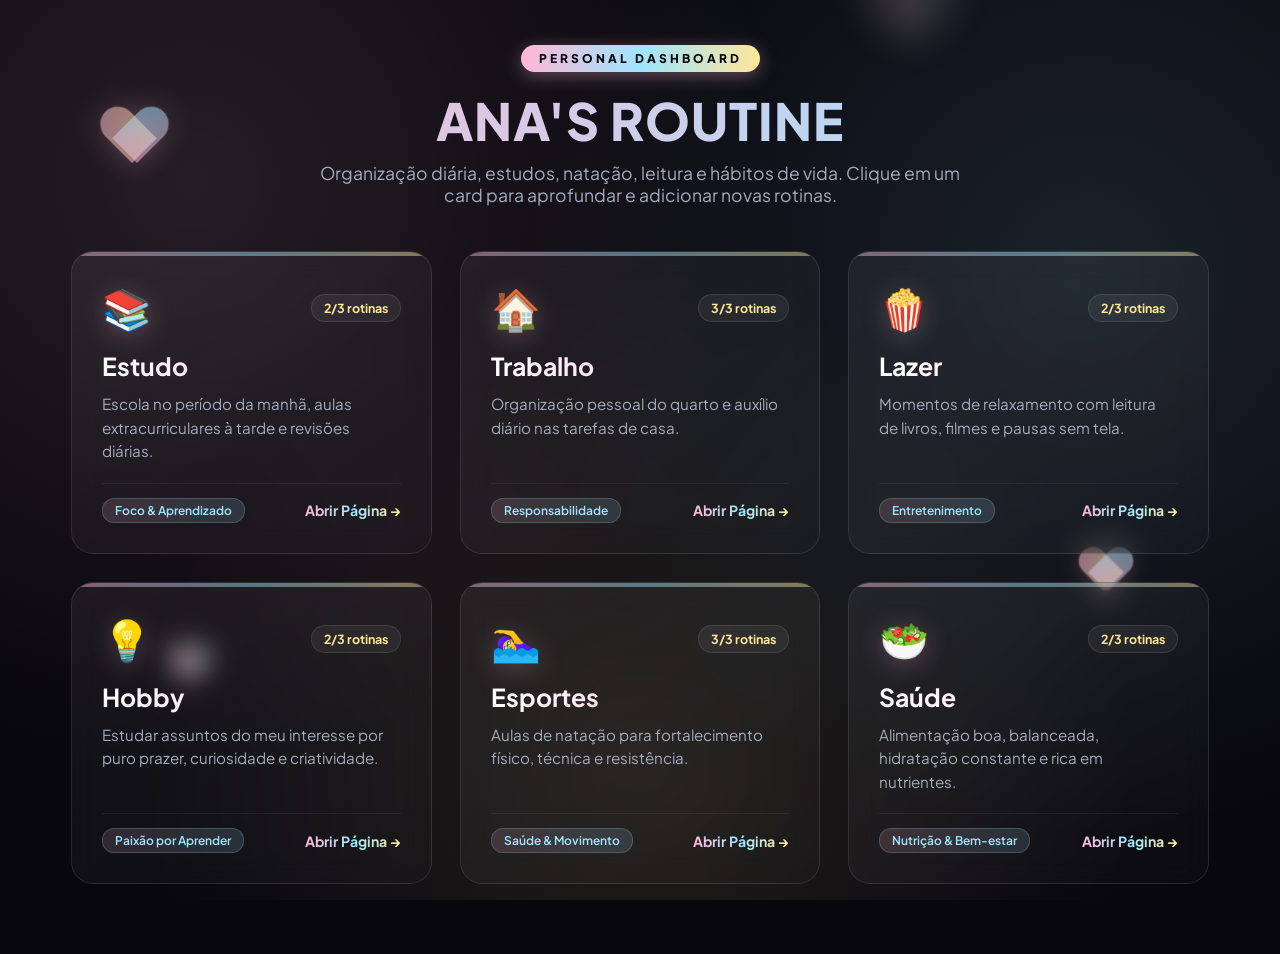
<file: index.html>
<!DOCTYPE html>
<html lang="pt-BR">
<head>
    <meta charset="UTF-8">
    <meta name="viewport" content="width=device-width, initial-scale=1.0">
    <title>Ana's Routine — 3D Organizer</title>
    <link rel="stylesheet" href="style.css">
    <link rel="preconnect" href="https://fonts.googleapis.com">
    <link rel="preconnect" href="https://fonts.gstatic.com" crossorigin>
    <link href="https://fonts.googleapis.com/css2?family=Plus+Jakarta+Sans:wght@300;400;600;800&display=swap" rel="stylesheet">
</head>
<body>

    <!-- Fundo 3D Interativo com Corações Flutuantes -->
    <div class="bg-3d-scene">
        <div class="shape shape-heart heart-1">
            <div class="heart-3d">
                <div class="heart-left"></div>
                <div class="heart-right"></div>
            </div>
        </div>
        <div class="shape shape-heart heart-2">
            <div class="heart-3d">
                <div class="heart-left"></div>
                <div class="heart-right"></div>
            </div>
        </div>
        <div class="shape shape-heart heart-3">
            <div class="heart-3d">
                <div class="heart-left"></div>
                <div class="heart-right"></div>
            </div>
        </div>
        <div class="shape shape-heart heart-4">
            <div class="heart-3d">
                <div class="heart-left"></div>
                <div class="heart-right"></div>
            </div>
        </div>
    </div>

    <!-- Conteúdo Principal -->
    <main class="container">
        <header class="header">
            <span class="badge">PERSONAL DASHBOARD</span>
            <h1 class="title">Ana's Routine</h1>
            <p class="subtitle">Organização diária, estudos, natação, leitura e hábitos de vida. Clique em um card para aprofundar e adicionar novas rotinas.</p>
        </header>

        <section class="grid-cards">
            <!-- Card Estudo -->
            <a href="estudo.html" class="card">
                <div class="card-top">
                    <div class="card-icon">📚</div>
                    <span class="card-count" id="count-estudo">3 rotinas</span>
                </div>
                <h3>Estudo</h3>
                <p>Escola no período da manhã, aulas extracurriculares à tarde e revisões diárias.</p>
                <div class="card-footer">
                    <span class="card-tag">Foco & Aprendizado</span>
                    <span class="btn-details">Abrir Página →</span>
                </div>
            </a>

            <!-- Card Trabalho -->
            <a href="trabalho.html" class="card">
                <div class="card-top">
                    <div class="card-icon">🏠</div>
                    <span class="card-count" id="count-trabalho">3 rotinas</span>
                </div>
                <h3>Trabalho</h3>
                <p>Organização pessoal do quarto e auxílio diário nas tarefas de casa.</p>
                <div class="card-footer">
                    <span class="card-tag">Responsabilidade</span>
                    <span class="btn-details">Abrir Página →</span>
                </div>
            </a>

            <!-- Card Lazer -->
            <a href="lazer.html" class="card">
                <div class="card-top">
                    <div class="card-icon">🍿</div>
                    <span class="card-count" id="count-lazer">3 rotinas</span>
                </div>
                <h3>Lazer</h3>
                <p>Momentos de relaxamento com leitura de livros, filmes e pausas sem tela.</p>
                <div class="card-footer">
                    <span class="card-tag">Entretenimento</span>
                    <span class="btn-details">Abrir Página →</span>
                </div>
            </a>

            <!-- Card Hobby -->
            <a href="hobby.html" class="card">
                <div class="card-top">
                    <div class="card-icon">💡</div>
                    <span class="card-count" id="count-hobby">3 rotinas</span>
                </div>
                <h3>Hobby</h3>
                <p>Estudar assuntos do meu interesse por puro prazer, curiosidade e criatividade.</p>
                <div class="card-footer">
                    <span class="card-tag">Paixão por Aprender</span>
                    <span class="btn-details">Abrir Página →</span>
                </div>
            </a>

            <!-- Card Esportes -->
            <a href="esportes.html" class="card">
                <div class="card-top">
                    <div class="card-icon">🏊‍♀️</div>
                    <span class="card-count" id="count-esportes">3 rotinas</span>
                </div>
                <h3>Esportes</h3>
                <p>Aulas de natação para fortalecimento físico, técnica e resistência.</p>
                <div class="card-footer">
                    <span class="card-tag">Saúde & Movimento</span>
                    <span class="btn-details">Abrir Página →</span>
                </div>
            </a>

            <!-- Card Saúde -->
            <a href="saude.html" class="card">
                <div class="card-top">
                    <div class="card-icon">🥗</div>
                    <span class="card-count" id="count-saude">3 rotinas</span>
                </div>
                <h3>Saúde</h3>
                <p>Alimentação boa, balanceada, hidratação constante e rica em nutrientes.</p>
                <div class="card-footer">
                    <span class="card-tag">Nutrição & Bem-estar</span>
                    <span class="btn-details">Abrir Página →</span>
                </div>
            </a>
        </section>
    </main>

    <script src="routine.js"></script>
    <script>
        document.addEventListener('DOMContentLoaded', updateDashboardCounts);
    </script>
</body>
</html>
</file>
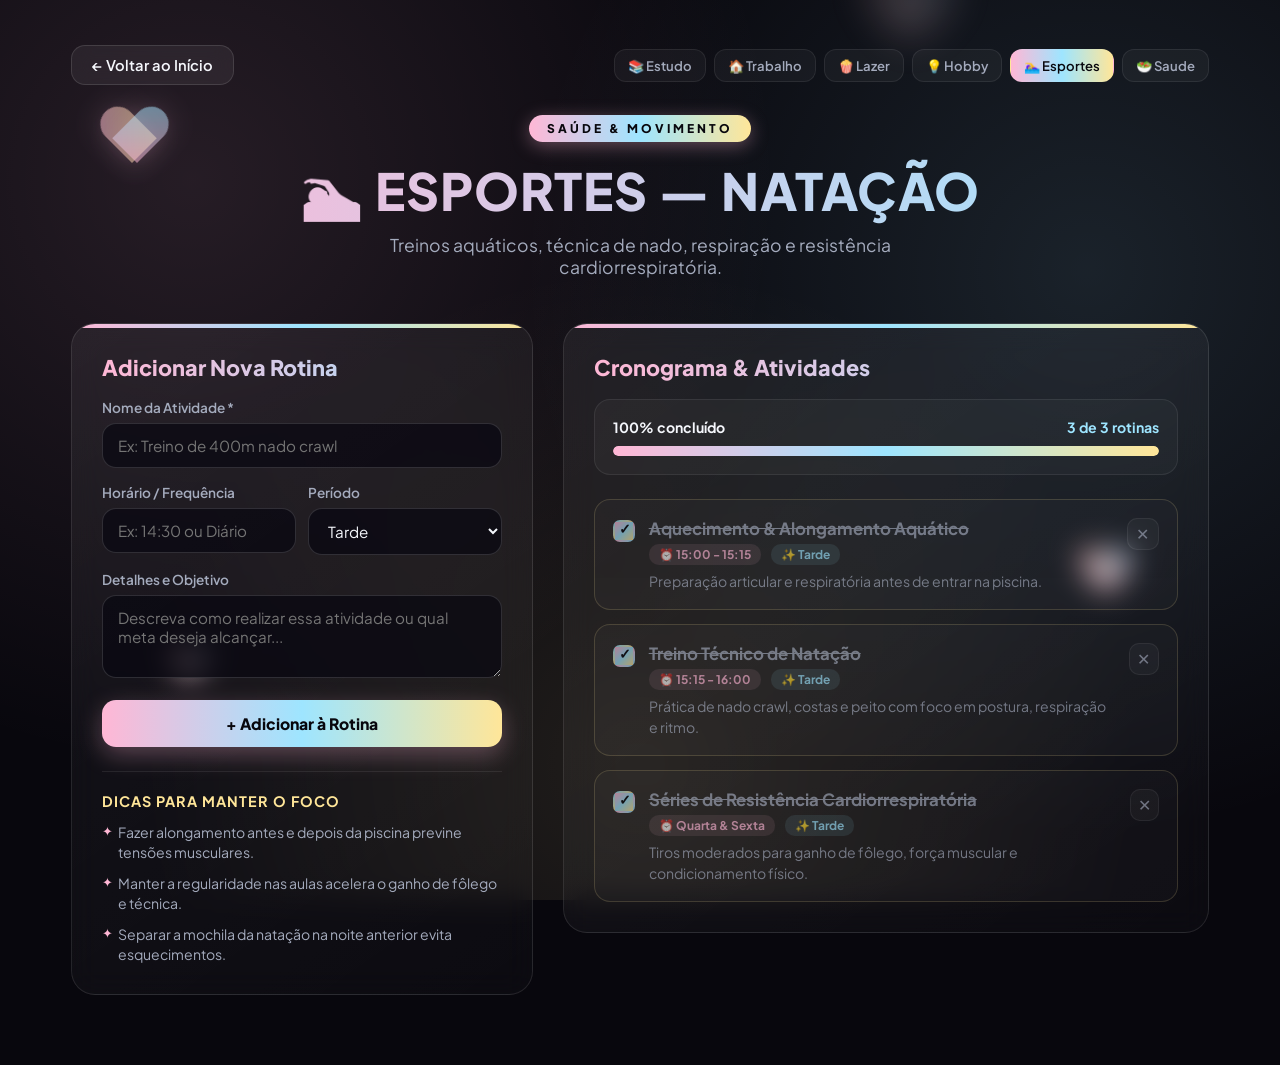
<file: esportes.html>
<!DOCTYPE html>
<html lang="pt-BR">
<head>
    <meta charset="UTF-8">
    <meta name="viewport" content="width=device-width, initial-scale=1.0">
    <title>Esportes — Natação — Ana's Routine</title>
    <link rel="stylesheet" href="style.css">
    <link rel="preconnect" href="https://fonts.googleapis.com">
    <link rel="preconnect" href="https://fonts.gstatic.com" crossorigin>
    <link href="https://fonts.googleapis.com/css2?family=Plus+Jakarta+Sans:wght@300;400;600;800&display=swap" rel="stylesheet">
</head>
<body>

    <!-- Fundo 3D Interativo com Corações Flutuantes -->
    <div class="bg-3d-scene">
        <div class="shape shape-heart heart-1">
            <div class="heart-3d">
                <div class="heart-left"></div>
                <div class="heart-right"></div>
            </div>
        </div>
        <div class="shape shape-heart heart-2">
            <div class="heart-3d">
                <div class="heart-left"></div>
                <div class="heart-right"></div>
            </div>
        </div>
        <div class="shape shape-heart heart-3">
            <div class="heart-3d">
                <div class="heart-left"></div>
                <div class="heart-right"></div>
            </div>
        </div>
        <div class="shape shape-heart heart-4">
            <div class="heart-3d">
                <div class="heart-left"></div>
                <div class="heart-right"></div>
            </div>
        </div>
    </div>

    <main class="container">
        <!-- Navegação Superior -->
        <nav class="top-nav">
            <a href="index.html" class="btn-back">← Voltar ao Início</a>
            <div class="quick-nav">
                <a href="estudo.html" class="">📚 Estudo</a>
                <a href="trabalho.html" class="">🏠 Trabalho</a>
                <a href="lazer.html" class="">🍿 Lazer</a>
                <a href="hobby.html" class="">💡 Hobby</a>
                <a href="esportes.html" class="active">🏊‍♀️ Esportes</a>
                <a href="saude.html" class="">🥗 Saude</a>
            </div>
        </nav>

        <!-- Cabeçalho da Categoria -->
        <header class="header">
            <span class="badge">SAÚDE & MOVIMENTO</span>
            <h1 class="title">🏊‍♀️ Esportes — Natação</h1>
            <p class="subtitle">Treinos aquáticos, técnica de nado, respiração e resistência cardiorrespiratória.</p>
        </header>

        <!-- Grid Principal: Adicionar Rotina + Lista Detalhada -->
        <section class="detail-grid">
            <!-- Painel Esquerdo: Formulário -->
            <div class="glass-panel">
                <h2 class="panel-title">Adicionar Nova Rotina</h2>
                <form class="routine-form" id="addRoutineForm">
                    <div class="form-group">
                        <label for="routineTitle">Nome da Atividade *</label>
                        <input type="text" id="routineTitle" placeholder="Ex: Treino de 400m nado crawl" required>
                    </div>

                    <div class="form-row">
                        <div class="form-group">
                            <label for="routineTime">Horário / Frequência</label>
                            <input type="text" id="routineTime" placeholder="Ex: 14:30 ou Diário">
                        </div>
                        <div class="form-group">
                            <label for="routinePeriod">Período</label>
                            <select id="routinePeriod">
                                <option value="Manhã">Manhã</option>
                                <option value="Tarde" selected>Tarde</option>
                                <option value="Fim de Tarde">Fim de Tarde</option>
                                <option value="Noite">Noite</option>
                                <option value="Fim de Semana">Fim de Semana</option>
                            </select>
                        </div>
                    </div>

                    <div class="form-group">
                        <label for="routineDesc">Detalhes e Objetivo</label>
                        <textarea id="routineDesc" rows="3" placeholder="Descreva como realizar essa atividade ou qual meta deseja alcançar..."></textarea>
                    </div>

                    <button type="submit" class="btn-gradient">+ Adicionar à Rotina</button>
                </form>

                <div class="highlights-box">
                    <h4>Dicas para manter o foco</h4>
                    <ul class="highlights-list">
                        <li>Fazer alongamento antes e depois da piscina previne tensões musculares.</li>
                        <li>Manter a regularidade nas aulas acelera o ganho de fôlego e técnica.</li>
                        <li>Separar a mochila da natação na noite anterior evita esquecimentos.</li>
                    </ul>
                </div>
            </div>

            <!-- Painel Direito: Lista de Rotinas & Progresso -->
            <div class="glass-panel">
                <h2 class="panel-title">Cronograma & Atividades</h2>

                <div class="progress-box">
                    <div class="progress-header">
                        <span id="progressPercent">0% concluído</span>
                        <span id="progressCount" style="color: var(--grad-blue);">0 de 0 rotinas</span>
                    </div>
                    <div class="status-bar">
                        <div class="progress" id="progressFill" style="width: 0%;"></div>
                    </div>
                </div>

                <div class="routine-list" id="routineList">
                    <!-- Preenchido dinamicamente pelo routine.js -->
                </div>
            </div>
        </section>
    </main>

    <script src="routine.js"></script>
    <script>
        document.addEventListener('DOMContentLoaded', () => {
            initCategoryPage('esportes');
        });
    </script>
</body>
</html>
</file>
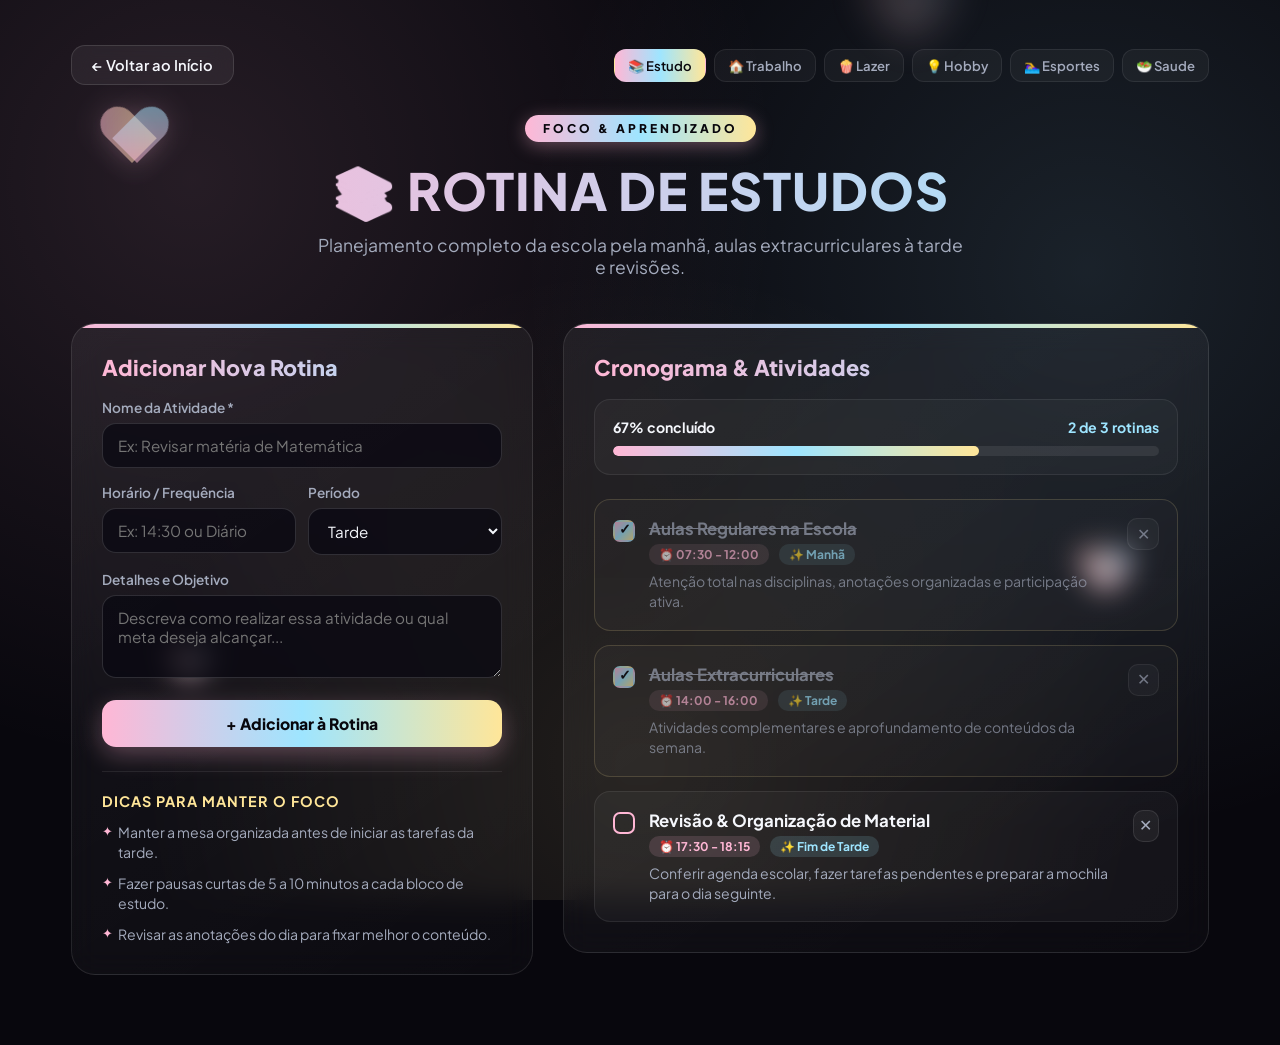
<file: estudo.html>
<!DOCTYPE html>
<html lang="pt-BR">
<head>
    <meta charset="UTF-8">
    <meta name="viewport" content="width=device-width, initial-scale=1.0">
    <title>Rotina de Estudos — Ana's Routine</title>
    <link rel="stylesheet" href="style.css">
    <link rel="preconnect" href="https://fonts.googleapis.com">
    <link rel="preconnect" href="https://fonts.gstatic.com" crossorigin>
    <link href="https://fonts.googleapis.com/css2?family=Plus+Jakarta+Sans:wght@300;400;600;800&display=swap" rel="stylesheet">
</head>
<body>

    <!-- Fundo 3D Interativo com Corações Flutuantes -->
    <div class="bg-3d-scene">
        <div class="shape shape-heart heart-1">
            <div class="heart-3d">
                <div class="heart-left"></div>
                <div class="heart-right"></div>
            </div>
        </div>
        <div class="shape shape-heart heart-2">
            <div class="heart-3d">
                <div class="heart-left"></div>
                <div class="heart-right"></div>
            </div>
        </div>
        <div class="shape shape-heart heart-3">
            <div class="heart-3d">
                <div class="heart-left"></div>
                <div class="heart-right"></div>
            </div>
        </div>
        <div class="shape shape-heart heart-4">
            <div class="heart-3d">
                <div class="heart-left"></div>
                <div class="heart-right"></div>
            </div>
        </div>
    </div>

    <main class="container">
        <!-- Navegação Superior -->
        <nav class="top-nav">
            <a href="index.html" class="btn-back">← Voltar ao Início</a>
            <div class="quick-nav">
                <a href="estudo.html" class="active">📚 Estudo</a>
                <a href="trabalho.html" class="">🏠 Trabalho</a>
                <a href="lazer.html" class="">🍿 Lazer</a>
                <a href="hobby.html" class="">💡 Hobby</a>
                <a href="esportes.html" class="">🏊‍♀️ Esportes</a>
                <a href="saude.html" class="">🥗 Saude</a>
            </div>
        </nav>

        <!-- Cabeçalho da Categoria -->
        <header class="header">
            <span class="badge">FOCO & APRENDIZADO</span>
            <h1 class="title">📚 Rotina de Estudos</h1>
            <p class="subtitle">Planejamento completo da escola pela manhã, aulas extracurriculares à tarde e revisões.</p>
        </header>

        <!-- Grid Principal: Adicionar Rotina + Lista Detalhada -->
        <section class="detail-grid">
            <!-- Painel Esquerdo: Formulário -->
            <div class="glass-panel">
                <h2 class="panel-title">Adicionar Nova Rotina</h2>
                <form class="routine-form" id="addRoutineForm">
                    <div class="form-group">
                        <label for="routineTitle">Nome da Atividade *</label>
                        <input type="text" id="routineTitle" placeholder="Ex: Revisar matéria de Matemática" required>
                    </div>

                    <div class="form-row">
                        <div class="form-group">
                            <label for="routineTime">Horário / Frequência</label>
                            <input type="text" id="routineTime" placeholder="Ex: 14:30 ou Diário">
                        </div>
                        <div class="form-group">
                            <label for="routinePeriod">Período</label>
                            <select id="routinePeriod">
                                <option value="Manhã">Manhã</option>
                                <option value="Tarde" selected>Tarde</option>
                                <option value="Fim de Tarde">Fim de Tarde</option>
                                <option value="Noite">Noite</option>
                                <option value="Fim de Semana">Fim de Semana</option>
                            </select>
                        </div>
                    </div>

                    <div class="form-group">
                        <label for="routineDesc">Detalhes e Objetivo</label>
                        <textarea id="routineDesc" rows="3" placeholder="Descreva como realizar essa atividade ou qual meta deseja alcançar..."></textarea>
                    </div>

                    <button type="submit" class="btn-gradient">+ Adicionar à Rotina</button>
                </form>

                <div class="highlights-box">
                    <h4>Dicas para manter o foco</h4>
                    <ul class="highlights-list">
                        <li>Manter a mesa organizada antes de iniciar as tarefas da tarde.</li>
                        <li>Fazer pausas curtas de 5 a 10 minutos a cada bloco de estudo.</li>
                        <li>Revisar as anotações do dia para fixar melhor o conteúdo.</li>
                    </ul>
                </div>
            </div>

            <!-- Painel Direito: Lista de Rotinas & Progresso -->
            <div class="glass-panel">
                <h2 class="panel-title">Cronograma & Atividades</h2>

                <div class="progress-box">
                    <div class="progress-header">
                        <span id="progressPercent">0% concluído</span>
                        <span id="progressCount" style="color: var(--grad-blue);">0 de 0 rotinas</span>
                    </div>
                    <div class="status-bar">
                        <div class="progress" id="progressFill" style="width: 0%;"></div>
                    </div>
                </div>

                <div class="routine-list" id="routineList">
                    <!-- Preenchido dinamicamente pelo routine.js -->
                </div>
            </div>
        </section>
    </main>

    <script src="routine.js"></script>
    <script>
        document.addEventListener('DOMContentLoaded', () => {
            initCategoryPage('estudo');
        });
    </script>
</body>
</html>
</file>
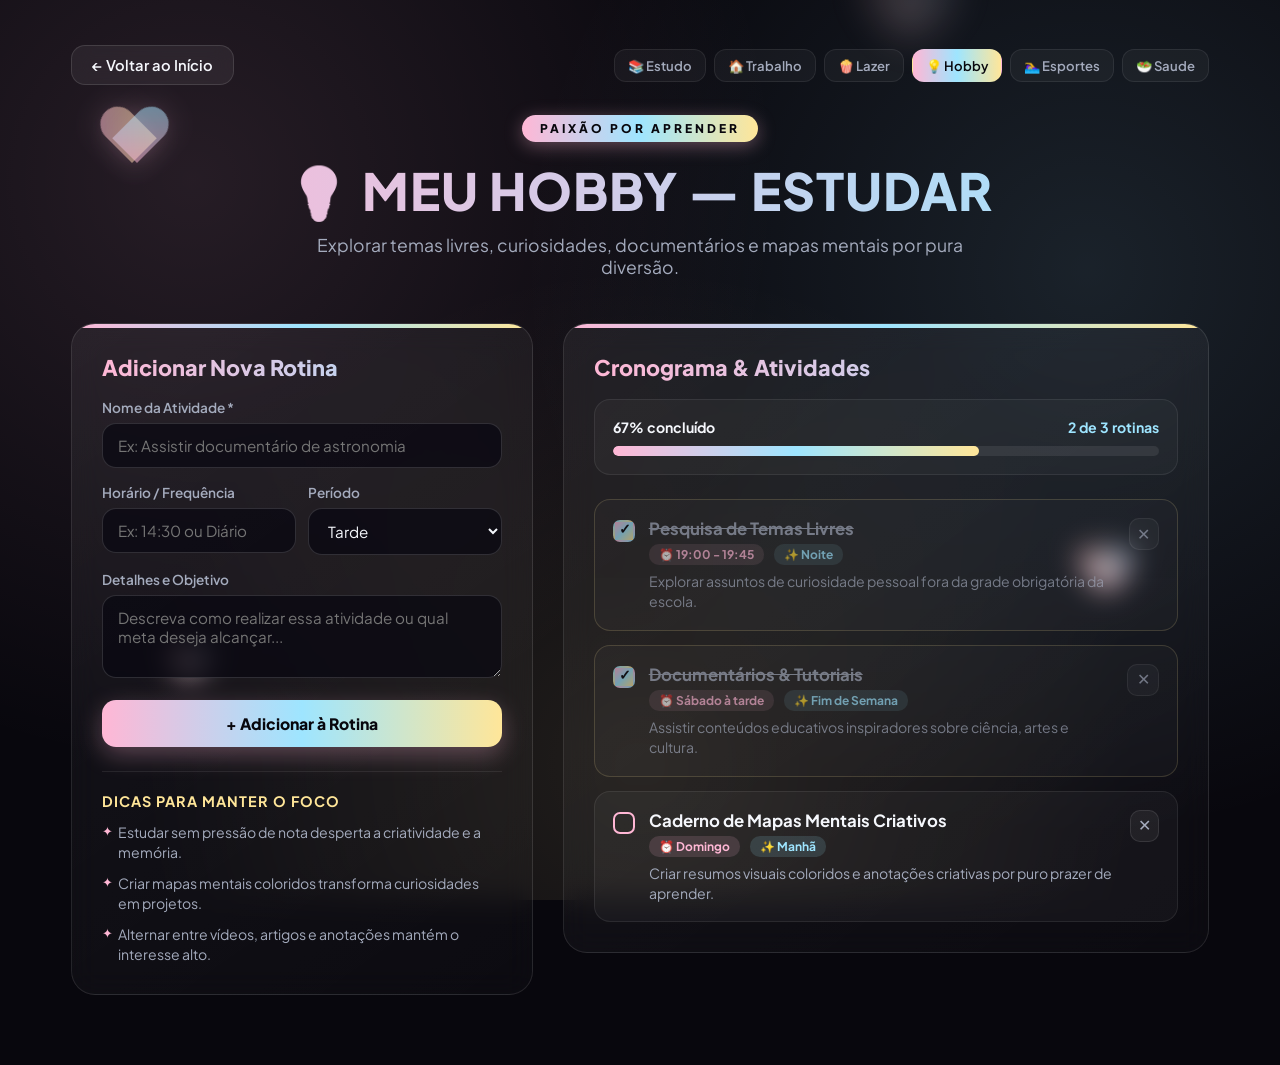
<file: hobby.html>
<!DOCTYPE html>
<html lang="pt-BR">
<head>
    <meta charset="UTF-8">
    <meta name="viewport" content="width=device-width, initial-scale=1.0">
    <title>Meu Hobby — Estudar — Ana's Routine</title>
    <link rel="stylesheet" href="style.css">
    <link rel="preconnect" href="https://fonts.googleapis.com">
    <link rel="preconnect" href="https://fonts.gstatic.com" crossorigin>
    <link href="https://fonts.googleapis.com/css2?family=Plus+Jakarta+Sans:wght@300;400;600;800&display=swap" rel="stylesheet">
</head>
<body>

    <!-- Fundo 3D Interativo com Corações Flutuantes -->
    <div class="bg-3d-scene">
        <div class="shape shape-heart heart-1">
            <div class="heart-3d">
                <div class="heart-left"></div>
                <div class="heart-right"></div>
            </div>
        </div>
        <div class="shape shape-heart heart-2">
            <div class="heart-3d">
                <div class="heart-left"></div>
                <div class="heart-right"></div>
            </div>
        </div>
        <div class="shape shape-heart heart-3">
            <div class="heart-3d">
                <div class="heart-left"></div>
                <div class="heart-right"></div>
            </div>
        </div>
        <div class="shape shape-heart heart-4">
            <div class="heart-3d">
                <div class="heart-left"></div>
                <div class="heart-right"></div>
            </div>
        </div>
    </div>

    <main class="container">
        <!-- Navegação Superior -->
        <nav class="top-nav">
            <a href="index.html" class="btn-back">← Voltar ao Início</a>
            <div class="quick-nav">
                <a href="estudo.html" class="">📚 Estudo</a>
                <a href="trabalho.html" class="">🏠 Trabalho</a>
                <a href="lazer.html" class="">🍿 Lazer</a>
                <a href="hobby.html" class="active">💡 Hobby</a>
                <a href="esportes.html" class="">🏊‍♀️ Esportes</a>
                <a href="saude.html" class="">🥗 Saude</a>
            </div>
        </nav>

        <!-- Cabeçalho da Categoria -->
        <header class="header">
            <span class="badge">PAIXÃO POR APRENDER</span>
            <h1 class="title">💡 Meu Hobby — Estudar</h1>
            <p class="subtitle">Explorar temas livres, curiosidades, documentários e mapas mentais por pura diversão.</p>
        </header>

        <!-- Grid Principal: Adicionar Rotina + Lista Detalhada -->
        <section class="detail-grid">
            <!-- Painel Esquerdo: Formulário -->
            <div class="glass-panel">
                <h2 class="panel-title">Adicionar Nova Rotina</h2>
                <form class="routine-form" id="addRoutineForm">
                    <div class="form-group">
                        <label for="routineTitle">Nome da Atividade *</label>
                        <input type="text" id="routineTitle" placeholder="Ex: Assistir documentário de astronomia" required>
                    </div>

                    <div class="form-row">
                        <div class="form-group">
                            <label for="routineTime">Horário / Frequência</label>
                            <input type="text" id="routineTime" placeholder="Ex: 14:30 ou Diário">
                        </div>
                        <div class="form-group">
                            <label for="routinePeriod">Período</label>
                            <select id="routinePeriod">
                                <option value="Manhã">Manhã</option>
                                <option value="Tarde" selected>Tarde</option>
                                <option value="Fim de Tarde">Fim de Tarde</option>
                                <option value="Noite">Noite</option>
                                <option value="Fim de Semana">Fim de Semana</option>
                            </select>
                        </div>
                    </div>

                    <div class="form-group">
                        <label for="routineDesc">Detalhes e Objetivo</label>
                        <textarea id="routineDesc" rows="3" placeholder="Descreva como realizar essa atividade ou qual meta deseja alcançar..."></textarea>
                    </div>

                    <button type="submit" class="btn-gradient">+ Adicionar à Rotina</button>
                </form>

                <div class="highlights-box">
                    <h4>Dicas para manter o foco</h4>
                    <ul class="highlights-list">
                        <li>Estudar sem pressão de nota desperta a criatividade e a memória.</li>
                        <li>Criar mapas mentais coloridos transforma curiosidades em projetos.</li>
                        <li>Alternar entre vídeos, artigos e anotações mantém o interesse alto.</li>
                    </ul>
                </div>
            </div>

            <!-- Painel Direito: Lista de Rotinas & Progresso -->
            <div class="glass-panel">
                <h2 class="panel-title">Cronograma & Atividades</h2>

                <div class="progress-box">
                    <div class="progress-header">
                        <span id="progressPercent">0% concluído</span>
                        <span id="progressCount" style="color: var(--grad-blue);">0 de 0 rotinas</span>
                    </div>
                    <div class="status-bar">
                        <div class="progress" id="progressFill" style="width: 0%;"></div>
                    </div>
                </div>

                <div class="routine-list" id="routineList">
                    <!-- Preenchido dinamicamente pelo routine.js -->
                </div>
            </div>
        </section>
    </main>

    <script src="routine.js"></script>
    <script>
        document.addEventListener('DOMContentLoaded', () => {
            initCategoryPage('hobby');
        });
    </script>
</body>
</html>
</file>
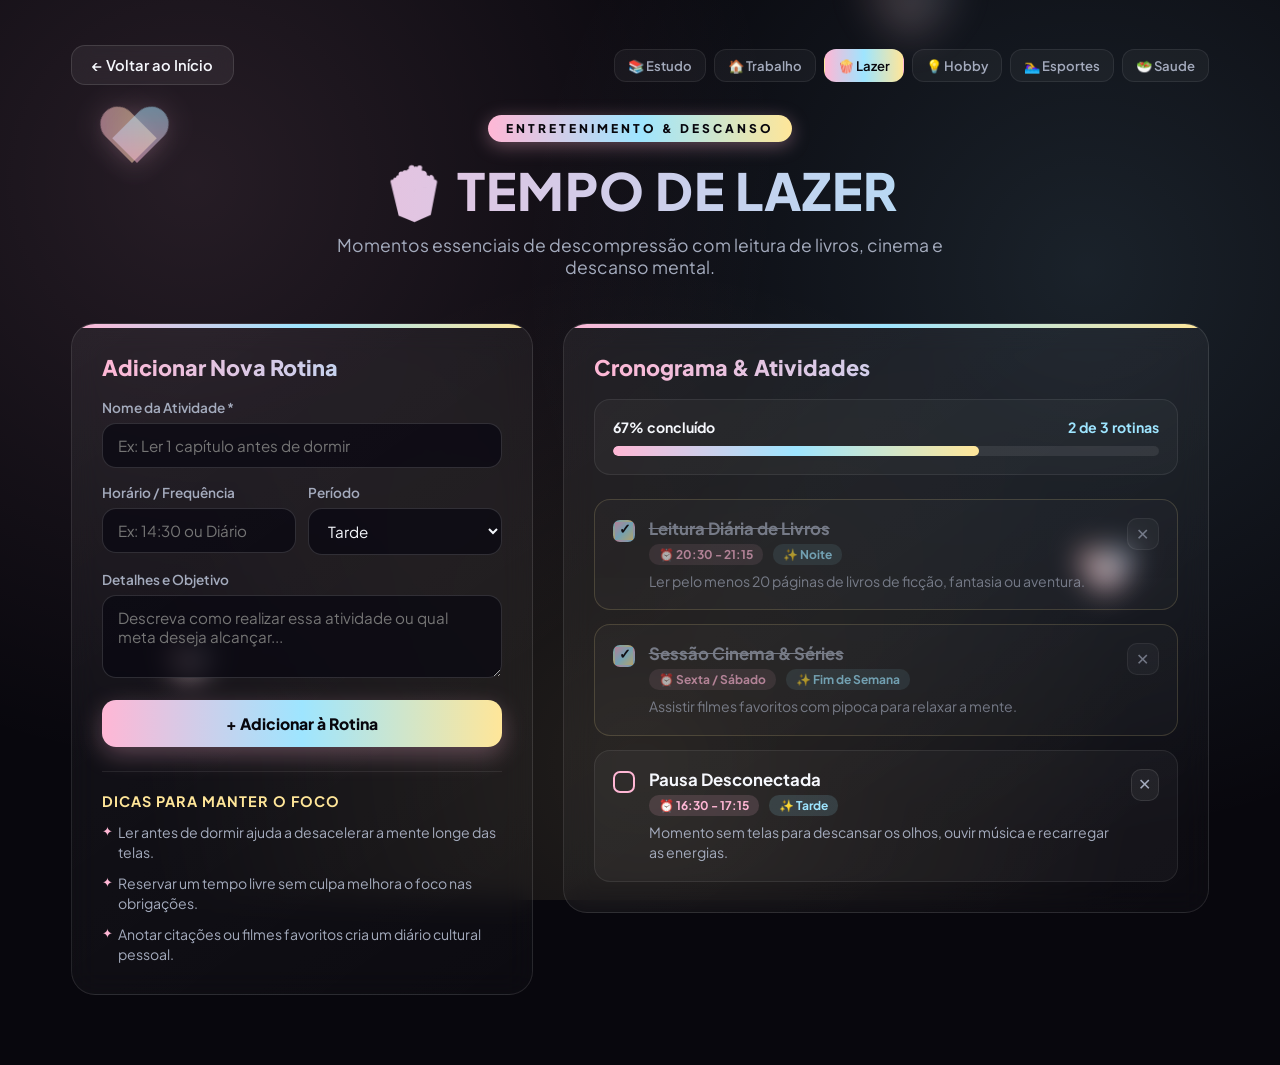
<file: lazer.html>
<!DOCTYPE html>
<html lang="pt-BR">
<head>
    <meta charset="UTF-8">
    <meta name="viewport" content="width=device-width, initial-scale=1.0">
    <title>Tempo de Lazer — Ana's Routine</title>
    <link rel="stylesheet" href="style.css">
    <link rel="preconnect" href="https://fonts.googleapis.com">
    <link rel="preconnect" href="https://fonts.gstatic.com" crossorigin>
    <link href="https://fonts.googleapis.com/css2?family=Plus+Jakarta+Sans:wght@300;400;600;800&display=swap" rel="stylesheet">
</head>
<body>

    <!-- Fundo 3D Interativo com Corações Flutuantes -->
    <div class="bg-3d-scene">
        <div class="shape shape-heart heart-1">
            <div class="heart-3d">
                <div class="heart-left"></div>
                <div class="heart-right"></div>
            </div>
        </div>
        <div class="shape shape-heart heart-2">
            <div class="heart-3d">
                <div class="heart-left"></div>
                <div class="heart-right"></div>
            </div>
        </div>
        <div class="shape shape-heart heart-3">
            <div class="heart-3d">
                <div class="heart-left"></div>
                <div class="heart-right"></div>
            </div>
        </div>
        <div class="shape shape-heart heart-4">
            <div class="heart-3d">
                <div class="heart-left"></div>
                <div class="heart-right"></div>
            </div>
        </div>
    </div>

    <main class="container">
        <!-- Navegação Superior -->
        <nav class="top-nav">
            <a href="index.html" class="btn-back">← Voltar ao Início</a>
            <div class="quick-nav">
                <a href="estudo.html" class="">📚 Estudo</a>
                <a href="trabalho.html" class="">🏠 Trabalho</a>
                <a href="lazer.html" class="active">🍿 Lazer</a>
                <a href="hobby.html" class="">💡 Hobby</a>
                <a href="esportes.html" class="">🏊‍♀️ Esportes</a>
                <a href="saude.html" class="">🥗 Saude</a>
            </div>
        </nav>

        <!-- Cabeçalho da Categoria -->
        <header class="header">
            <span class="badge">ENTRETENIMENTO & DESCANSO</span>
            <h1 class="title">🍿 Tempo de Lazer</h1>
            <p class="subtitle">Momentos essenciais de descompressão com leitura de livros, cinema e descanso mental.</p>
        </header>

        <!-- Grid Principal: Adicionar Rotina + Lista Detalhada -->
        <section class="detail-grid">
            <!-- Painel Esquerdo: Formulário -->
            <div class="glass-panel">
                <h2 class="panel-title">Adicionar Nova Rotina</h2>
                <form class="routine-form" id="addRoutineForm">
                    <div class="form-group">
                        <label for="routineTitle">Nome da Atividade *</label>
                        <input type="text" id="routineTitle" placeholder="Ex: Ler 1 capítulo antes de dormir" required>
                    </div>

                    <div class="form-row">
                        <div class="form-group">
                            <label for="routineTime">Horário / Frequência</label>
                            <input type="text" id="routineTime" placeholder="Ex: 14:30 ou Diário">
                        </div>
                        <div class="form-group">
                            <label for="routinePeriod">Período</label>
                            <select id="routinePeriod">
                                <option value="Manhã">Manhã</option>
                                <option value="Tarde" selected>Tarde</option>
                                <option value="Fim de Tarde">Fim de Tarde</option>
                                <option value="Noite">Noite</option>
                                <option value="Fim de Semana">Fim de Semana</option>
                            </select>
                        </div>
                    </div>

                    <div class="form-group">
                        <label for="routineDesc">Detalhes e Objetivo</label>
                        <textarea id="routineDesc" rows="3" placeholder="Descreva como realizar essa atividade ou qual meta deseja alcançar..."></textarea>
                    </div>

                    <button type="submit" class="btn-gradient">+ Adicionar à Rotina</button>
                </form>

                <div class="highlights-box">
                    <h4>Dicas para manter o foco</h4>
                    <ul class="highlights-list">
                        <li>Ler antes de dormir ajuda a desacelerar a mente longe das telas.</li>
                        <li>Reservar um tempo livre sem culpa melhora o foco nas obrigações.</li>
                        <li>Anotar citações ou filmes favoritos cria um diário cultural pessoal.</li>
                    </ul>
                </div>
            </div>

            <!-- Painel Direito: Lista de Rotinas & Progresso -->
            <div class="glass-panel">
                <h2 class="panel-title">Cronograma & Atividades</h2>

                <div class="progress-box">
                    <div class="progress-header">
                        <span id="progressPercent">0% concluído</span>
                        <span id="progressCount" style="color: var(--grad-blue);">0 de 0 rotinas</span>
                    </div>
                    <div class="status-bar">
                        <div class="progress" id="progressFill" style="width: 0%;"></div>
                    </div>
                </div>

                <div class="routine-list" id="routineList">
                    <!-- Preenchido dinamicamente pelo routine.js -->
                </div>
            </div>
        </section>
    </main>

    <script src="routine.js"></script>
    <script>
        document.addEventListener('DOMContentLoaded', () => {
            initCategoryPage('lazer');
        });
    </script>
</body>
</html>
</file>
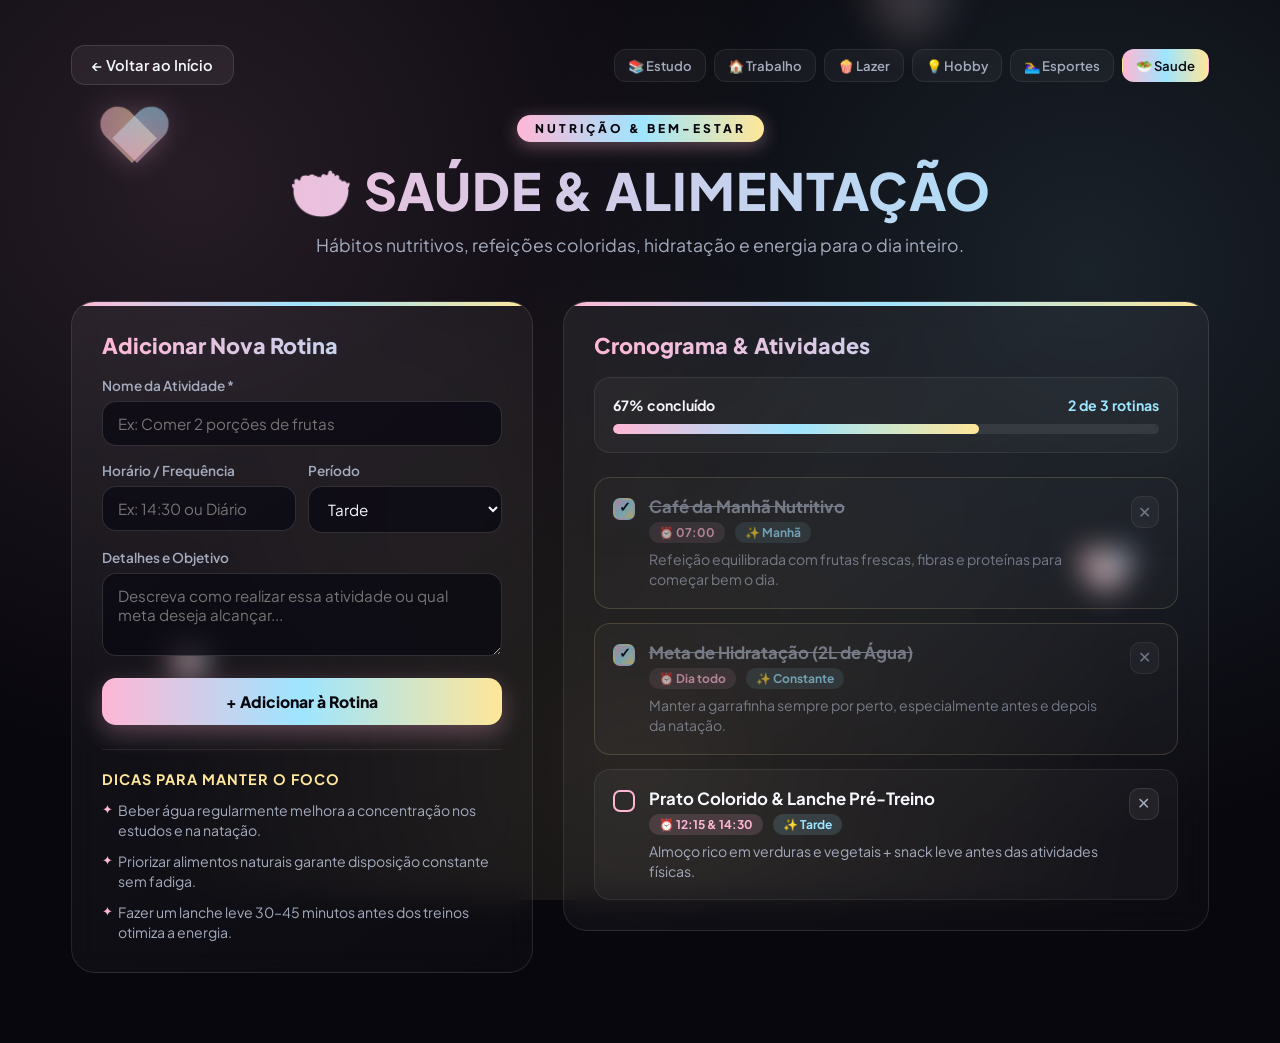
<file: saude.html>
<!DOCTYPE html>
<html lang="pt-BR">
<head>
    <meta charset="UTF-8">
    <meta name="viewport" content="width=device-width, initial-scale=1.0">
    <title>Saúde & Alimentação — Ana's Routine</title>
    <link rel="stylesheet" href="style.css">
    <link rel="preconnect" href="https://fonts.googleapis.com">
    <link rel="preconnect" href="https://fonts.gstatic.com" crossorigin>
    <link href="https://fonts.googleapis.com/css2?family=Plus+Jakarta+Sans:wght@300;400;600;800&display=swap" rel="stylesheet">
</head>
<body>

    <!-- Fundo 3D Interativo com Corações Flutuantes -->
    <div class="bg-3d-scene">
        <div class="shape shape-heart heart-1">
            <div class="heart-3d">
                <div class="heart-left"></div>
                <div class="heart-right"></div>
            </div>
        </div>
        <div class="shape shape-heart heart-2">
            <div class="heart-3d">
                <div class="heart-left"></div>
                <div class="heart-right"></div>
            </div>
        </div>
        <div class="shape shape-heart heart-3">
            <div class="heart-3d">
                <div class="heart-left"></div>
                <div class="heart-right"></div>
            </div>
        </div>
        <div class="shape shape-heart heart-4">
            <div class="heart-3d">
                <div class="heart-left"></div>
                <div class="heart-right"></div>
            </div>
        </div>
    </div>

    <main class="container">
        <!-- Navegação Superior -->
        <nav class="top-nav">
            <a href="index.html" class="btn-back">← Voltar ao Início</a>
            <div class="quick-nav">
                <a href="estudo.html" class="">📚 Estudo</a>
                <a href="trabalho.html" class="">🏠 Trabalho</a>
                <a href="lazer.html" class="">🍿 Lazer</a>
                <a href="hobby.html" class="">💡 Hobby</a>
                <a href="esportes.html" class="">🏊‍♀️ Esportes</a>
                <a href="saude.html" class="active">🥗 Saude</a>
            </div>
        </nav>

        <!-- Cabeçalho da Categoria -->
        <header class="header">
            <span class="badge">NUTRIÇÃO & BEM-ESTAR</span>
            <h1 class="title">🥗 Saúde & Alimentação</h1>
            <p class="subtitle">Hábitos nutritivos, refeições coloridas, hidratação e energia para o dia inteiro.</p>
        </header>

        <!-- Grid Principal: Adicionar Rotina + Lista Detalhada -->
        <section class="detail-grid">
            <!-- Painel Esquerdo: Formulário -->
            <div class="glass-panel">
                <h2 class="panel-title">Adicionar Nova Rotina</h2>
                <form class="routine-form" id="addRoutineForm">
                    <div class="form-group">
                        <label for="routineTitle">Nome da Atividade *</label>
                        <input type="text" id="routineTitle" placeholder="Ex: Comer 2 porções de frutas" required>
                    </div>

                    <div class="form-row">
                        <div class="form-group">
                            <label for="routineTime">Horário / Frequência</label>
                            <input type="text" id="routineTime" placeholder="Ex: 14:30 ou Diário">
                        </div>
                        <div class="form-group">
                            <label for="routinePeriod">Período</label>
                            <select id="routinePeriod">
                                <option value="Manhã">Manhã</option>
                                <option value="Tarde" selected>Tarde</option>
                                <option value="Fim de Tarde">Fim de Tarde</option>
                                <option value="Noite">Noite</option>
                                <option value="Fim de Semana">Fim de Semana</option>
                            </select>
                        </div>
                    </div>

                    <div class="form-group">
                        <label for="routineDesc">Detalhes e Objetivo</label>
                        <textarea id="routineDesc" rows="3" placeholder="Descreva como realizar essa atividade ou qual meta deseja alcançar..."></textarea>
                    </div>

                    <button type="submit" class="btn-gradient">+ Adicionar à Rotina</button>
                </form>

                <div class="highlights-box">
                    <h4>Dicas para manter o foco</h4>
                    <ul class="highlights-list">
                        <li>Beber água regularmente melhora a concentração nos estudos e na natação.</li>
                        <li>Priorizar alimentos naturais garante disposição constante sem fadiga.</li>
                        <li>Fazer um lanche leve 30–45 minutos antes dos treinos otimiza a energia.</li>
                    </ul>
                </div>
            </div>

            <!-- Painel Direito: Lista de Rotinas & Progresso -->
            <div class="glass-panel">
                <h2 class="panel-title">Cronograma & Atividades</h2>

                <div class="progress-box">
                    <div class="progress-header">
                        <span id="progressPercent">0% concluído</span>
                        <span id="progressCount" style="color: var(--grad-blue);">0 de 0 rotinas</span>
                    </div>
                    <div class="status-bar">
                        <div class="progress" id="progressFill" style="width: 0%;"></div>
                    </div>
                </div>

                <div class="routine-list" id="routineList">
                    <!-- Preenchido dinamicamente pelo routine.js -->
                </div>
            </div>
        </section>
    </main>

    <script src="routine.js"></script>
    <script>
        document.addEventListener('DOMContentLoaded', () => {
            initCategoryPage('saude');
        });
    </script>
</body>
</html>
</file>
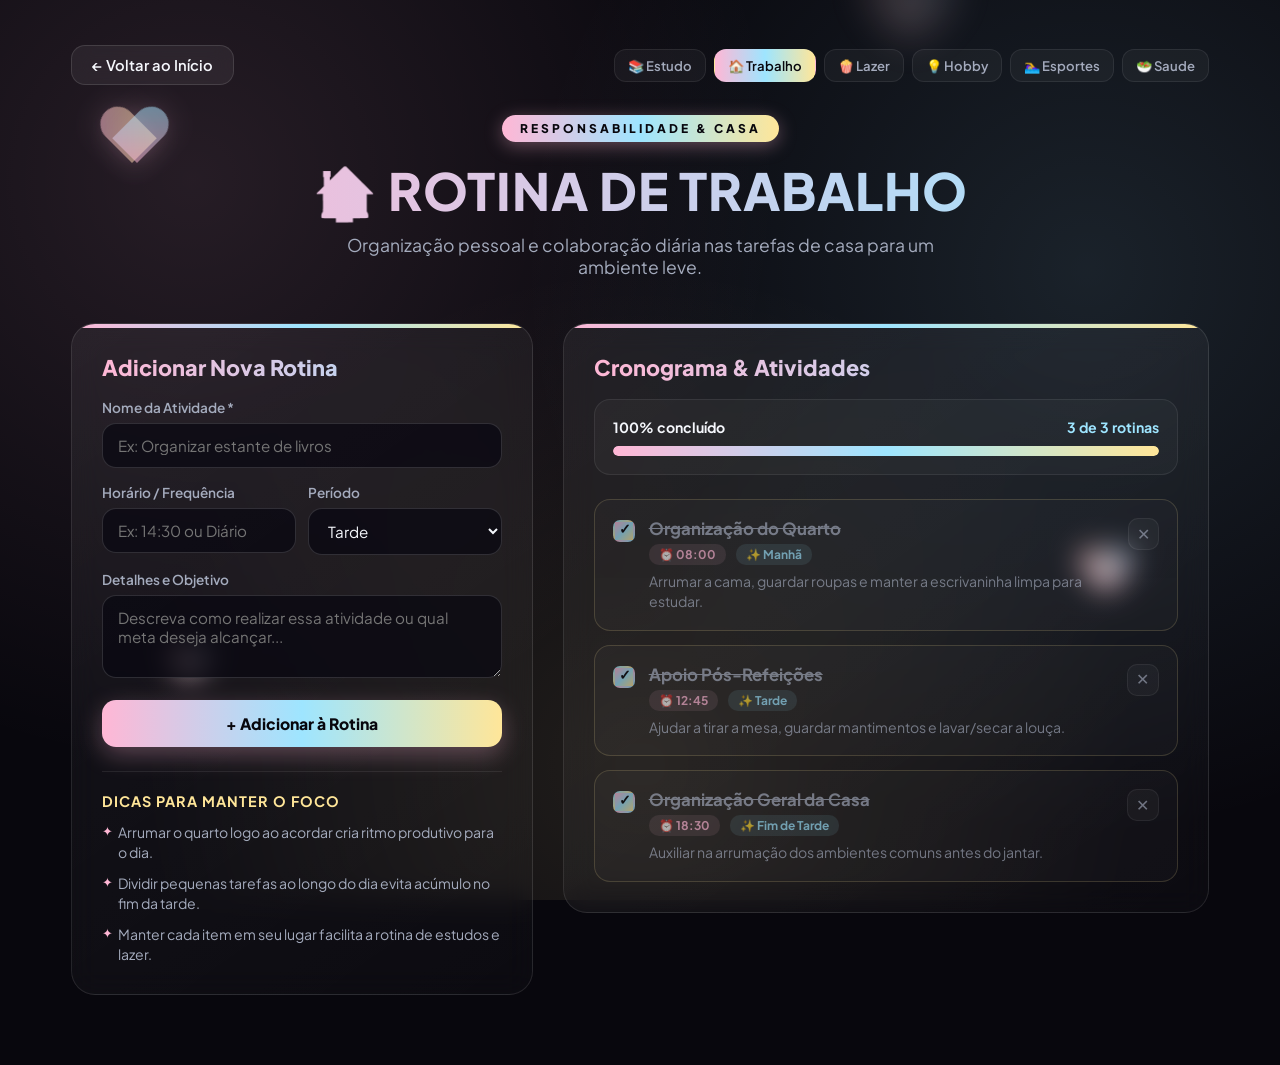
<file: trabalho.html>
<!DOCTYPE html>
<html lang="pt-BR">
<head>
    <meta charset="UTF-8">
    <meta name="viewport" content="width=device-width, initial-scale=1.0">
    <title>Rotina de Trabalho — Ana's Routine</title>
    <link rel="stylesheet" href="style.css">
    <link rel="preconnect" href="https://fonts.googleapis.com">
    <link rel="preconnect" href="https://fonts.gstatic.com" crossorigin>
    <link href="https://fonts.googleapis.com/css2?family=Plus+Jakarta+Sans:wght@300;400;600;800&display=swap" rel="stylesheet">
</head>
<body>

    <!-- Fundo 3D Interativo com Corações Flutuantes -->
    <div class="bg-3d-scene">
        <div class="shape shape-heart heart-1">
            <div class="heart-3d">
                <div class="heart-left"></div>
                <div class="heart-right"></div>
            </div>
        </div>
        <div class="shape shape-heart heart-2">
            <div class="heart-3d">
                <div class="heart-left"></div>
                <div class="heart-right"></div>
            </div>
        </div>
        <div class="shape shape-heart heart-3">
            <div class="heart-3d">
                <div class="heart-left"></div>
                <div class="heart-right"></div>
            </div>
        </div>
        <div class="shape shape-heart heart-4">
            <div class="heart-3d">
                <div class="heart-left"></div>
                <div class="heart-right"></div>
            </div>
        </div>
    </div>

    <main class="container">
        <!-- Navegação Superior -->
        <nav class="top-nav">
            <a href="index.html" class="btn-back">← Voltar ao Início</a>
            <div class="quick-nav">
                <a href="estudo.html" class="">📚 Estudo</a>
                <a href="trabalho.html" class="active">🏠 Trabalho</a>
                <a href="lazer.html" class="">🍿 Lazer</a>
                <a href="hobby.html" class="">💡 Hobby</a>
                <a href="esportes.html" class="">🏊‍♀️ Esportes</a>
                <a href="saude.html" class="">🥗 Saude</a>
            </div>
        </nav>

        <!-- Cabeçalho da Categoria -->
        <header class="header">
            <span class="badge">RESPONSABILIDADE & CASA</span>
            <h1 class="title">🏠 Rotina de Trabalho</h1>
            <p class="subtitle">Organização pessoal e colaboração diária nas tarefas de casa para um ambiente leve.</p>
        </header>

        <!-- Grid Principal: Adicionar Rotina + Lista Detalhada -->
        <section class="detail-grid">
            <!-- Painel Esquerdo: Formulário -->
            <div class="glass-panel">
                <h2 class="panel-title">Adicionar Nova Rotina</h2>
                <form class="routine-form" id="addRoutineForm">
                    <div class="form-group">
                        <label for="routineTitle">Nome da Atividade *</label>
                        <input type="text" id="routineTitle" placeholder="Ex: Organizar estante de livros" required>
                    </div>

                    <div class="form-row">
                        <div class="form-group">
                            <label for="routineTime">Horário / Frequência</label>
                            <input type="text" id="routineTime" placeholder="Ex: 14:30 ou Diário">
                        </div>
                        <div class="form-group">
                            <label for="routinePeriod">Período</label>
                            <select id="routinePeriod">
                                <option value="Manhã">Manhã</option>
                                <option value="Tarde" selected>Tarde</option>
                                <option value="Fim de Tarde">Fim de Tarde</option>
                                <option value="Noite">Noite</option>
                                <option value="Fim de Semana">Fim de Semana</option>
                            </select>
                        </div>
                    </div>

                    <div class="form-group">
                        <label for="routineDesc">Detalhes e Objetivo</label>
                        <textarea id="routineDesc" rows="3" placeholder="Descreva como realizar essa atividade ou qual meta deseja alcançar..."></textarea>
                    </div>

                    <button type="submit" class="btn-gradient">+ Adicionar à Rotina</button>
                </form>

                <div class="highlights-box">
                    <h4>Dicas para manter o foco</h4>
                    <ul class="highlights-list">
                        <li>Arrumar o quarto logo ao acordar cria ritmo produtivo para o dia.</li>
                        <li>Dividir pequenas tarefas ao longo do dia evita acúmulo no fim da tarde.</li>
                        <li>Manter cada item em seu lugar facilita a rotina de estudos e lazer.</li>
                    </ul>
                </div>
            </div>

            <!-- Painel Direito: Lista de Rotinas & Progresso -->
            <div class="glass-panel">
                <h2 class="panel-title">Cronograma & Atividades</h2>

                <div class="progress-box">
                    <div class="progress-header">
                        <span id="progressPercent">0% concluído</span>
                        <span id="progressCount" style="color: var(--grad-blue);">0 de 0 rotinas</span>
                    </div>
                    <div class="status-bar">
                        <div class="progress" id="progressFill" style="width: 0%;"></div>
                    </div>
                </div>

                <div class="routine-list" id="routineList">
                    <!-- Preenchido dinamicamente pelo routine.js -->
                </div>
            </div>
        </section>
    </main>

    <script src="routine.js"></script>
    <script>
        document.addEventListener('DOMContentLoaded', () => {
            initCategoryPage('trabalho');
        });
    </script>
</body>
</html>
</file>
<file: style.css>
/* RESET & VARIÁVEIS DE CORES EM DEGRADÊ (ROSA CLARO, AZUL CLARO, AMARELO CLARO) */
* {
    margin: 0;
    padding: 0;
    box-sizing: border-box;
}

:root {
    --bg-dark: #08070d;
    --grad-pink: #ffb7d5;   /* Rosa Claro Soft */
    --grad-blue: #9ee5ff;   /* Azul Claro Soft */
    --grad-yellow: #ffe699; /* Amarelo Claro Soft */
    --main-gradient: linear-gradient(135deg, var(--grad-pink), var(--grad-blue), var(--grad-yellow));
    --main-gradient-90: linear-gradient(90deg, var(--grad-pink), var(--grad-blue), var(--grad-yellow));
    --text-main: #f5f7fc;
    --text-muted: #a4abbd;
    --glass-bg: rgba(255, 255, 255, 0.04);
    --glass-bg-hover: rgba(255, 255, 255, 0.07);
    --glass-border: rgba(255, 255, 255, 0.1);
}

body {
    font-family: 'Plus Jakarta Sans', sans-serif;
    background-color: var(--bg-dark);
    background-image: 
        radial-gradient(circle at 15% 20%, rgba(255, 183, 213, 0.12) 0%, transparent 45%),
        radial-gradient(circle at 85% 30%, rgba(158, 229, 255, 0.12) 0%, transparent 45%),
        radial-gradient(circle at 50% 85%, rgba(255, 230, 153, 0.10) 0%, transparent 50%);
    background-attachment: fixed;
    color: var(--text-main);
    min-height: 100vh;
    overflow-x: hidden;
    position: relative;
    display: flex;
    justify-content: center;
    align-items: flex-start;
}

/* SCENE 3D AO FUNDO */
.bg-3d-scene {
    position: fixed;
    top: 0;
    left: 0;
    width: 100vw;
    height: 100vh;
    pointer-events: none;
    z-index: 0;
    perspective: 1000px;
    overflow: hidden;
}

.shape {
    position: absolute;
    transform-style: preserve-3d;
}

/* ESTRUTURA DO CORAÇÃO 3D EM CSS */
.shape-heart {
    width: 80px;
    height: 80px;
}

.heart-3d {
    position: relative;
    width: 60px;
    height: 60px;
    transform-style: preserve-3d;
}

.heart-left, .heart-right {
    position: absolute;
    width: 35px;
    height: 55px;
    background: linear-gradient(135deg, var(--grad-pink), var(--grad-yellow));
    border-radius: 35px 35px 0 0;
    opacity: 0.55;
    box-shadow: 0 0 25px rgba(255, 183, 213, 0.3);
}

.heart-left {
    left: 30px;
    transform: rotate(-45deg);
    transform-origin: 0 100%;
}

.heart-right {
    left: 0;
    transform: rotate(45deg);
    transform-origin: 100% 100%;
    background: linear-gradient(135deg, var(--grad-blue), var(--grad-pink));
}

/* ANIMAÇÕES E POSICIONAMENTO DOS CORAÇÕES 3D VOANDO */
.heart-1 {
    top: 12%;
    left: 8%;
    animation: floatHeart1 16s infinite ease-in-out;
}

.heart-2 {
    top: 60%;
    right: 10%;
    transform: scale(0.8);
    animation: floatHeart2 14s infinite ease-in-out;
}

.heart-3 {
    top: 70%;
    left: 12%;
    transform: scale(0.6);
    animation: floatHeart3 18s infinite ease-in-out;
}

.heart-4 {
    top: -20px;
    right: 25%;
    transform: scale(1.3);
    filter: blur(15px);
    opacity: 0.3;
    animation: floatHeart4 22s infinite alternate ease-in-out;
}

@keyframes floatHeart1 {
    0%, 100% { transform: translateY(0) rotateX(0deg) rotateY(0deg) rotateZ(0deg); }
    50% { transform: translateY(-45px) rotateX(180deg) rotateY(180deg) rotateZ(45deg); }
}

@keyframes floatHeart2 {
    0%, 100% { transform: scale(0.8) translateY(0) rotateX(20deg) rotateY(0deg) rotateZ(-10deg); }
    50% { transform: scale(0.8) translateY(-55px) rotateX(200deg) rotateY(180deg) rotateZ(30deg); }
}

@keyframes floatHeart3 {
    0% { transform: scale(0.6) translateY(0) rotateX(40deg) rotateY(0deg); }
    50% { transform: scale(0.6) translateY(-35px) rotateX(190deg) rotateY(180deg); }
    100% { transform: scale(0.6) translateY(0) rotateX(360deg) rotateY(360deg); }
}

@keyframes floatHeart4 {
    0% { transform: scale(1.3) translateY(0) rotate(0deg); }
    100% { transform: scale(1.3) translateY(60px) rotate(90deg); }
}

/* LAYOUT CONTEÚDO PRINCIPAL */
.container {
    position: relative;
    z-index: 1;
    width: 92%;
    max-width: 1200px;
    padding: 45px 20px 70px;
}

.header {
    text-align: center;
    margin-bottom: 45px;
    position: relative;
}

.badge {
    display: inline-block;
    font-size: 0.75rem;
    letter-spacing: 3px;
    font-weight: 800;
    color: var(--bg-dark);
    background: var(--main-gradient-90);
    padding: 6px 18px;
    border-radius: 20px;
    box-shadow: 0 4px 18px rgba(255, 183, 213, 0.35);
}

.title {
    font-size: 3.2rem;
    font-weight: 800;
    margin: 16px 0 10px;
    background: var(--main-gradient-90);
    background-size: 200% auto;
    -webkit-background-clip: text;
    -webkit-text-fill-color: transparent;
    text-transform: uppercase;
    letter-spacing: 1px;
    animation: gradientFlow 6s ease infinite;
}

@keyframes gradientFlow {
    0% { background-position: 0% 50%; }
    50% { background-position: 100% 50%; }
    100% { background-position: 0% 50%; }
}

.subtitle {
    color: var(--text-muted);
    font-size: 1.1rem;
    max-width: 650px;
    margin: 0 auto;
}

/* GRID DE CARDS COM EFEITO DEGRADÊ E GLASSMORPHISM */
.grid-cards {
    display: grid;
    grid-template-columns: repeat(auto-fit, minmax(310px, 1fr));
    gap: 28px;
}

.card {
    background: linear-gradient(145deg, rgba(255, 255, 255, 0.06), rgba(255, 255, 255, 0.02));
    border: 1px solid var(--glass-border);
    backdrop-filter: blur(14px);
    border-radius: 22px;
    padding: 30px;
    text-decoration: none;
    color: inherit;
    cursor: pointer;
    transition: all 0.4s cubic-bezier(0.175, 0.885, 0.32, 1.275);
    position: relative;
    overflow: hidden;
    display: flex;
    flex-direction: column;
}

.card::before {
    content: '';
    position: absolute;
    top: 0;
    left: 0;
    width: 100%;
    height: 4px;
    background: var(--main-gradient-90);
    opacity: 0.45;
    transition: opacity 0.3s ease, height 0.3s ease;
}

.card::after {
    content: '';
    position: absolute;
    inset: 0;
    background: radial-gradient(circle at top right, rgba(255, 183, 213, 0.14), rgba(158, 229, 255, 0.08), transparent 70%);
    opacity: 0;
    transition: opacity 0.4s ease;
    pointer-events: none;
}

.card:hover {
    transform: translateY(-10px) rotateX(3deg) rotateY(-2deg);
    border-color: rgba(255, 183, 213, 0.4);
    box-shadow: 0 22px 45px rgba(0, 0, 0, 0.55), 
                0 0 32px rgba(255, 183, 213, 0.22),
                0 0 20px rgba(158, 229, 255, 0.15);
}

.card:hover::before {
    opacity: 1;
    height: 5px;
}

.card:hover::after {
    opacity: 1;
}

.card-top {
    display: flex;
    justify-content: space-between;
    align-items: center;
    margin-bottom: 16px;
}

.card-icon {
    font-size: 2.5rem;
    filter: drop-shadow(0 4px 12px rgba(255, 183, 213, 0.25));
}

.card-count {
    font-size: 0.78rem;
    font-weight: 700;
    padding: 5px 12px;
    border-radius: 14px;
    background: rgba(255, 255, 255, 0.06);
    border: 1px solid rgba(255, 255, 255, 0.1);
    color: var(--grad-yellow);
}

.card h3 {
    font-size: 1.55rem;
    margin-bottom: 10px;
    background: linear-gradient(90deg, #ffffff, var(--grad-pink));
    -webkit-background-clip: text;
    -webkit-text-fill-color: transparent;
}

.card p {
    color: var(--text-muted);
    font-size: 0.95rem;
    line-height: 1.55;
    margin-bottom: 20px;
    flex-grow: 1;
}

.card-footer {
    display: flex;
    justify-content: space-between;
    align-items: center;
    margin-top: auto;
    padding-top: 14px;
    border-top: 1px solid rgba(255, 255, 255, 0.06);
}

.card-tag {
    font-size: 0.75rem;
    font-weight: 600;
    padding: 4px 12px;
    border-radius: 12px;
    background: linear-gradient(90deg, rgba(255, 183, 213, 0.15), rgba(158, 229, 255, 0.15));
    color: var(--grad-blue);
    border: 1px solid rgba(158, 229, 255, 0.2);
}

.btn-details {
    font-size: 0.88rem;
    font-weight: 700;
    background: var(--main-gradient-90);
    -webkit-background-clip: text;
    -webkit-text-fill-color: transparent;
    transition: transform 0.3s ease;
}

.card:hover .btn-details {
    transform: translateX(4px);
}

/* NAVEGAÇÃO PÁGINAS SECUNDÁRIAS */
.top-nav {
    display: flex;
    justify-content: space-between;
    align-items: center;
    margin-bottom: 30px;
    flex-wrap: wrap;
    gap: 15px;
}

.btn-back {
    display: inline-flex;
    align-items: center;
    gap: 8px;
    padding: 10px 20px;
    border-radius: 14px;
    background: rgba(255, 255, 255, 0.06);
    border: 1px solid rgba(255, 255, 255, 0.12);
    color: var(--text-main);
    text-decoration: none;
    font-weight: 600;
    font-size: 0.92rem;
    backdrop-filter: blur(10px);
    transition: all 0.3s ease;
}

.btn-back:hover {
    background: linear-gradient(135deg, rgba(255, 183, 213, 0.2), rgba(158, 229, 255, 0.2));
    border-color: var(--grad-pink);
    transform: translateX(-4px);
}

.quick-nav {
    display: flex;
    gap: 8px;
    flex-wrap: wrap;
}

.quick-nav a {
    padding: 7px 13px;
    border-radius: 12px;
    font-size: 0.82rem;
    font-weight: 600;
    text-decoration: none;
    color: var(--text-muted);
    background: rgba(255, 255, 255, 0.04);
    border: 1px solid rgba(255, 255, 255, 0.08);
    transition: all 0.25s ease;
}

.quick-nav a:hover, .quick-nav a.active {
    color: var(--bg-dark);
    background: var(--main-gradient-90);
    border-color: transparent;
}

/* LAYOUT DE DETALHES DA PÁGINA SECUNDÁRIA */
.detail-grid {
    display: grid;
    grid-template-columns: 1fr 1.4fr;
    gap: 30px;
    align-items: start;
}

.glass-panel {
    background: linear-gradient(145deg, rgba(255, 255, 255, 0.06), rgba(255, 255, 255, 0.02));
    border: 1px solid var(--glass-border);
    backdrop-filter: blur(14px);
    border-radius: 24px;
    padding: 30px;
    position: relative;
    overflow: hidden;
}

.glass-panel::before {
    content: '';
    position: absolute;
    top: 0;
    left: 0;
    width: 100%;
    height: 4px;
    background: var(--main-gradient-90);
}

.panel-title {
    font-size: 1.35rem;
    font-weight: 800;
    margin-bottom: 18px;
    background: linear-gradient(90deg, var(--grad-pink), var(--grad-blue));
    -webkit-background-clip: text;
    -webkit-text-fill-color: transparent;
}

/* FORMULÁRIO DE NOVA ROTINA */
.routine-form {
    display: flex;
    flex-direction: column;
    gap: 16px;
}

.form-group {
    display: flex;
    flex-direction: column;
    gap: 7px;
}

.form-group label {
    font-size: 0.85rem;
    font-weight: 600;
    color: var(--text-muted);
}

.form-group input,
.form-group select,
.form-group textarea {
    width: 100%;
    padding: 12px 15px;
    border-radius: 14px;
    background: rgba(10, 9, 18, 0.75);
    border: 1px solid rgba(255, 255, 255, 0.14);
    color: var(--text-main);
    font-family: inherit;
    font-size: 0.95rem;
    outline: none;
    transition: border-color 0.3s ease, box-shadow 0.3s ease;
}

.form-group input:focus,
.form-group select:focus,
.form-group textarea:focus {
    border-color: var(--grad-pink);
    box-shadow: 0 0 0 3px rgba(255, 183, 213, 0.18);
}

.form-row {
    display: grid;
    grid-template-columns: 1fr 1fr;
    gap: 12px;
}

.btn-gradient {
    margin-top: 6px;
    padding: 14px 22px;
    border: none;
    border-radius: 14px;
    background: var(--main-gradient-90);
    color: #08070d;
    font-family: inherit;
    font-size: 0.98rem;
    font-weight: 800;
    cursor: pointer;
    transition: transform 0.25s ease, box-shadow 0.25s ease;
    box-shadow: 0 8px 24px rgba(255, 183, 213, 0.3);
}

.btn-gradient:hover {
    transform: translateY(-2px);
    box-shadow: 0 12px 30px rgba(158, 229, 255, 0.45);
}

/* BARRA DE PROGRESSO GERAL */
.progress-box {
    margin-bottom: 24px;
    padding: 18px;
    border-radius: 16px;
    background: rgba(255, 255, 255, 0.03);
    border: 1px solid rgba(255, 255, 255, 0.08);
}

.progress-header {
    display: flex;
    justify-content: space-between;
    font-size: 0.88rem;
    font-weight: 700;
    margin-bottom: 10px;
}

.status-bar {
    width: 100%;
    height: 10px;
    background: rgba(255, 255, 255, 0.08);
    border-radius: 10px;
    overflow: hidden;
}

.progress {
    height: 100%;
    background: var(--main-gradient-90);
    border-radius: 10px;
    transition: width 0.5s ease;
}

/* LISTA DE ROTINAS */
.routine-list {
    display: flex;
    flex-direction: column;
    gap: 14px;
}

.routine-item {
    display: flex;
    align-items: flex-start;
    justify-content: space-between;
    gap: 15px;
    padding: 18px;
    border-radius: 16px;
    background: rgba(255, 255, 255, 0.035);
    border: 1px solid rgba(255, 255, 255, 0.08);
    transition: all 0.3s ease;
}

.routine-item:hover {
    border-color: rgba(158, 229, 255, 0.35);
    background: rgba(255, 255, 255, 0.06);
}

.routine-item.completed {
    opacity: 0.65;
    border-color: rgba(255, 230, 153, 0.25);
}

.routine-item.completed .routine-title {
    text-decoration: line-through;
    color: var(--text-muted);
}

.routine-left {
    display: flex;
    align-items: flex-start;
    gap: 14px;
}

.routine-checkbox {
    appearance: none;
    width: 22px;
    height: 22px;
    min-width: 22px;
    border-radius: 7px;
    border: 2px solid var(--grad-pink);
    background: transparent;
    cursor: pointer;
    margin-top: 2px;
    position: relative;
    transition: all 0.2s ease;
}

.routine-checkbox:checked {
    background: var(--main-gradient);
    border-color: transparent;
}

.routine-checkbox:checked::after {
    content: '✓';
    position: absolute;
    color: #08070d;
    font-weight: 900;
    font-size: 14px;
    left: 4px;
    top: -1px;
}

.routine-info h4 {
    font-size: 1.05rem;
    color: var(--text-main);
    margin-bottom: 5px;
}

.routine-meta {
    display: flex;
    gap: 10px;
    flex-wrap: wrap;
    margin-bottom: 6px;
}

.meta-pill {
    font-size: 0.75rem;
    font-weight: 700;
    padding: 3px 10px;
    border-radius: 10px;
    background: rgba(255, 183, 213, 0.14);
    color: var(--grad-pink);
}

.meta-pill.period {
    background: rgba(158, 229, 255, 0.14);
    color: var(--grad-blue);
}

.routine-desc {
    font-size: 0.88rem;
    color: var(--text-muted);
    line-height: 1.45;
}

.btn-delete {
    background: rgba(255, 255, 255, 0.05);
    border: 1px solid rgba(255, 255, 255, 0.1);
    color: var(--text-muted);
    width: 32px;
    height: 32px;
    border-radius: 10px;
    cursor: pointer;
    font-size: 1rem;
    transition: all 0.25s ease;
}

.btn-delete:hover {
    background: rgba(255, 107, 129, 0.25);
    border-color: #ff6b81;
    color: #fff;
}

/* DICAS / RESUMO EXTRA NA PÁGINA SECUNDÁRIA */
.highlights-box {
    margin-top: 24px;
    padding-top: 20px;
    border-top: 1px solid rgba(255, 255, 255, 0.08);
}

.highlights-box h4 {
    font-size: 0.9rem;
    text-transform: uppercase;
    letter-spacing: 1px;
    color: var(--grad-yellow);
    margin-bottom: 12px;
}

.highlights-list {
    list-style: none;
    display: flex;
    flex-direction: column;
    gap: 10px;
}

.highlights-list li {
    font-size: 0.88rem;
    color: var(--text-muted);
    padding-left: 16px;
    position: relative;
    line-height: 1.45;
}

.highlights-list li::before {
    content: '✦';
    position: absolute;
    left: 0;
    color: var(--grad-pink);
    font-size: 0.8rem;
}

/* RESPONSIVIDADE */
@media (max-width: 880px) {
    .detail-grid {
        grid-template-columns: 1fr;
    }
}

@media (max-width: 600px) {
    .title {
        font-size: 2.2rem;
    }
    .grid-cards {
        grid-template-columns: 1fr;
    }
    .form-row {
        grid-template-columns: 1fr;
    }
}
</file>
